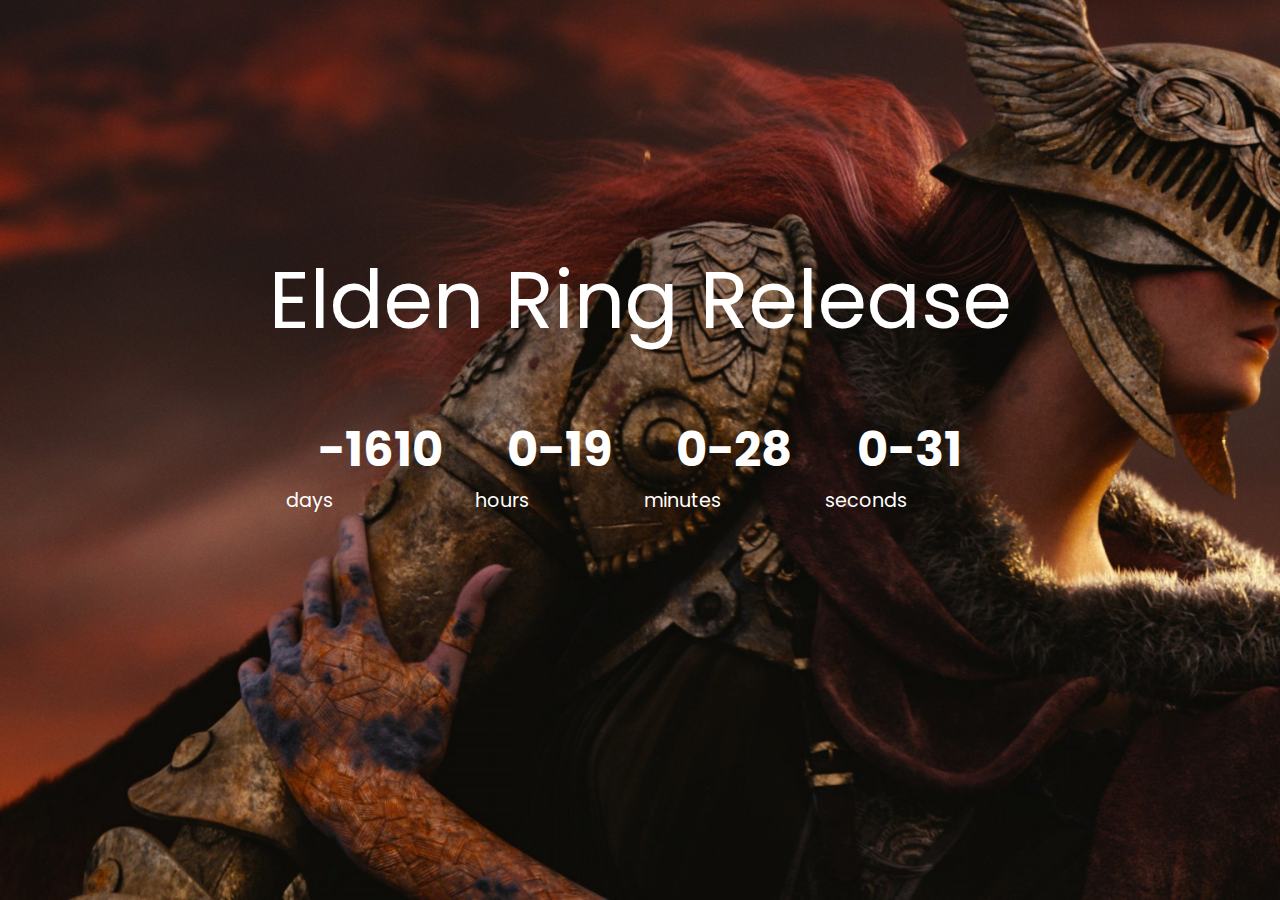
<file: Countdown/index.html>
<!DOCTYPE html>
<html lang="en">
	<head>
		<meta charset="UTF-8" />
		<meta name="viewport" content="width=device-width, initial-scale=1.0" />
		<title>Countdown for Elden Ring</title>
		<link rel="stylesheet" href="style.css" />
		<script src="script.js" defer></script>
	</head>
	<body>
		<h1>Elden Ring Release</h1>

		<div class="countdown-container">
			<div class="countdown-el days">
				<p class="big-text" id="days">0</p>
				<span>days</span>
			</div>
			<div class="countdown-el hours">
				<p class="big-text" id="hours">0</p>
				<span>hours</span>
			</div>
			<div class="countdown-el minutes">
				<p class="big-text" id="minutes">0</p>
				<span>minutes</span>
			</div>
			<div class="countdown-el seconds">
				<p class="big-text" id="seconds">0</p>
				<span>seconds</span>
			</div>
		</div>
	</body>
</html>
</file>
<file: Countdown/style.css>
@import url('https://fonts.googleapis.com/css2?family=Poppins&display=swap');

* {
	box-sizing: border-box;
}

body {
	background-image: url('./eldenring.jpg');
	background-size: cover;
	min-height: 100vh;
	display: flex;
	flex-direction: column;
	align-items: center;
	margin: 0;
	font-family: 'Poppins', sans-serif;
	color: white;
}

h1 {
	font-weight: normal;
	font-size: 5rem;
	margin-top: 15rem;
}

.big-text {
	font-weight: bold;
	font-size: 3rem;
	margin: 0 2rem;
}

.countdown-container {
	display: flex;
}

.countdown-el span {
	font-size: 1.2rem;
}
</file>
